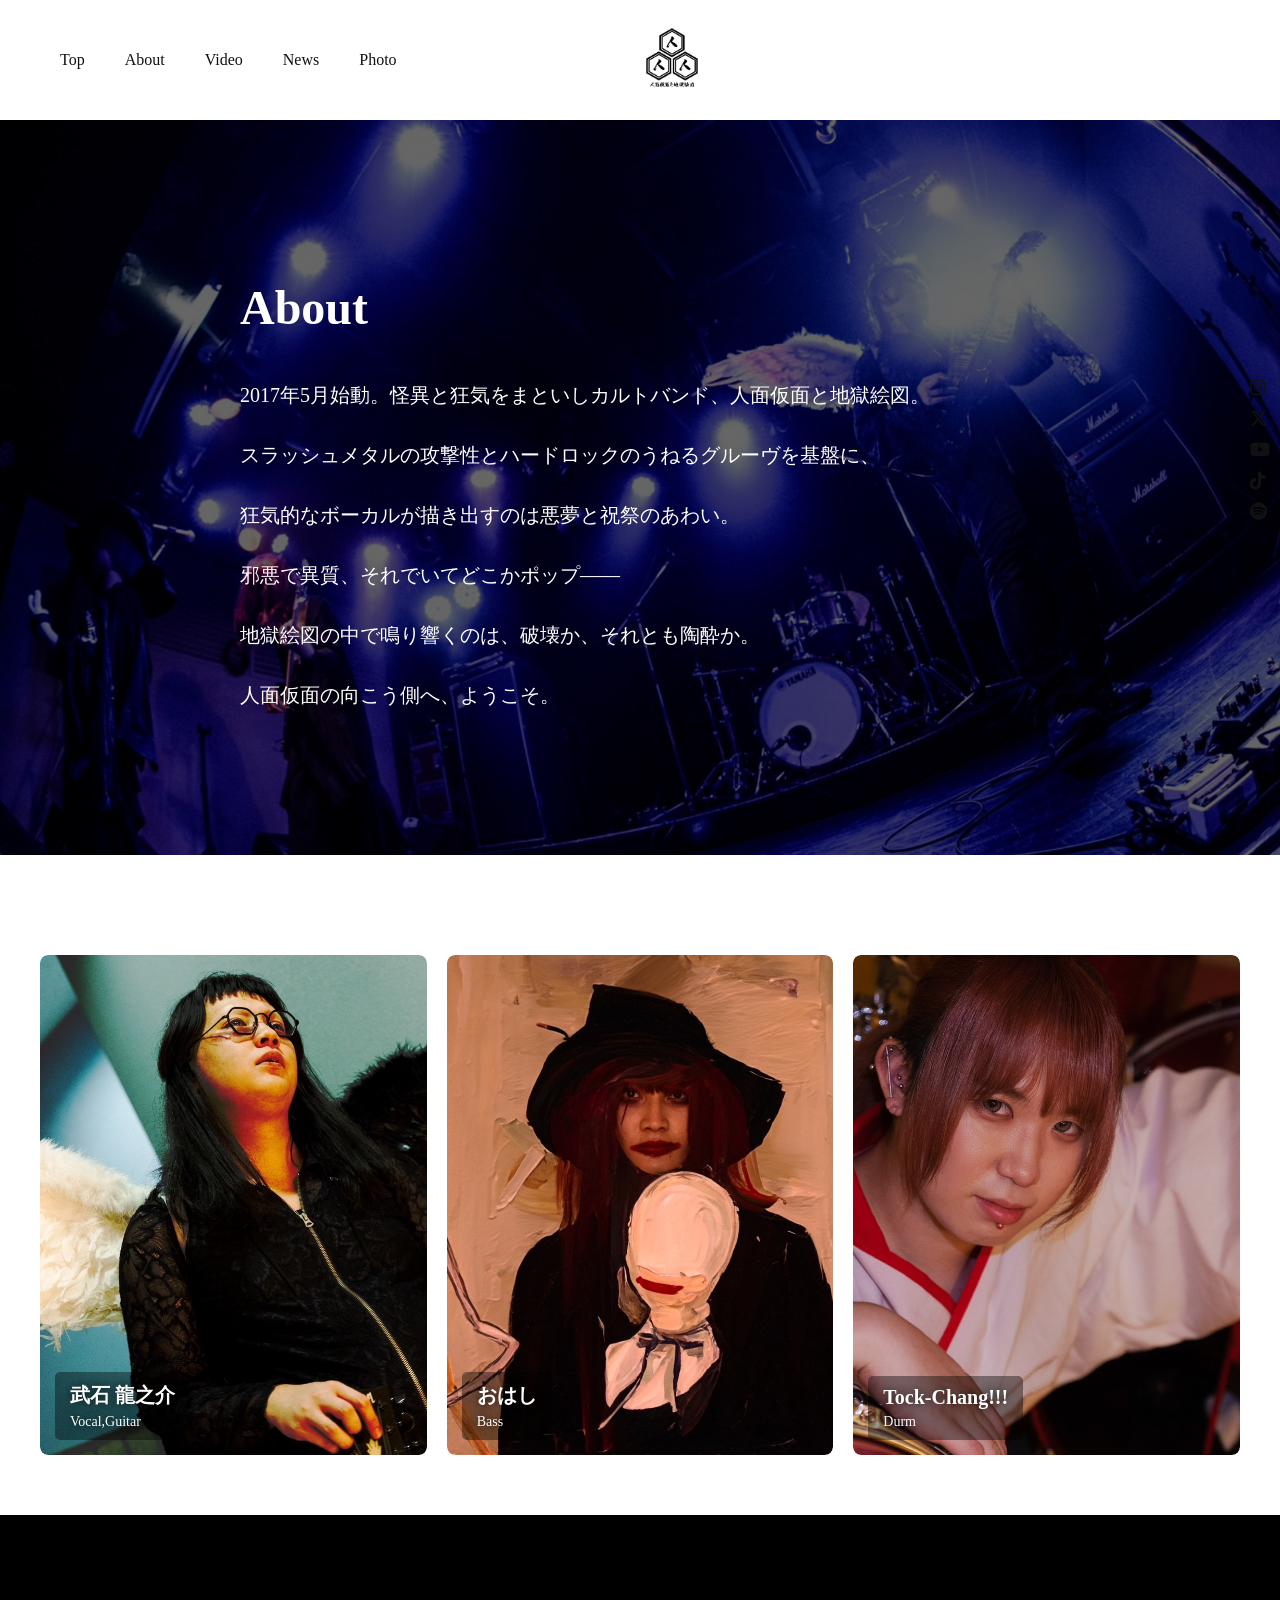
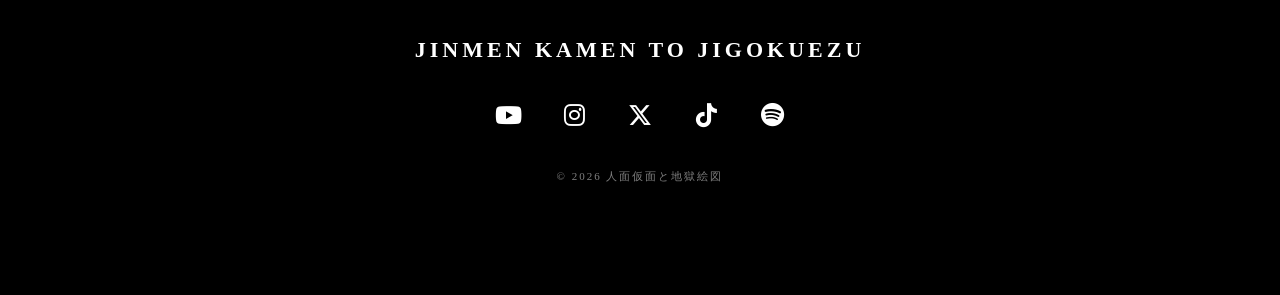
<file: about.html>
<!DOCTYPE html>
<html lang="ja">
<head>
<meta charset="UTF-8" />
<meta name="viewport" content="width=device-width, initial-scale=1" />
<title>人面仮面と地獄絵図 | Official Site</title>
<link rel="stylesheet" href="style.css" />
<style>
  /* About Hero */
  .about-hero {
    background-image: url("images/livetop.jpeg");
    background-size: cover;
    background-position: center;
    background-attachment: fixed;
    color: white;
    padding: 120px 20px;
    position: relative;
  }
  .about-hero::before {
    content: "";
    position: absolute;
    inset: 0;
    background: rgba(0,0,0,0.6);
    z-index: 0;
  }
  .about-text {
    position: relative;
    z-index: 1;
    max-width: 800px;
    margin: 0 auto;
  }
  .about-text h2 {
    font-size: 48px;
    margin-bottom: 40px;
  }
  .about-text p {
    font-size: 20px;
    line-height: 2;
  }

  /* フェードアップ */
  .fade-up {
    opacity: 0;
    transform: translateY(40px);
    transition: opacity 1s ease, transform 1s ease;
  }
  .fade-up.show {
    opacity: 1;
    transform: translateY(0);
  }

  /* メンバーグリッド */
  .members-grid {
    display: grid;
    grid-template-columns: repeat(3, 1fr);
    gap: 20px;
    max-width: 1200px;
    margin: 100px auto 60px;
    padding: 0 20px;
  }
  .member {
    position: relative;
    overflow: hidden;
    cursor: pointer;

    /* 初期は透明・左にずらす */
    opacity: 0;
    transform: translateX(-30px);
    transition: opacity 0.8s ease, transform 0.8s ease;
  }
  /* メンバーが表示されるとき */
  .member.show {
    opacity: 1;
    transform: translateX(0);
  }
  .member img {
    width: 100%;
    display: block;
    border-radius: 8px;
    transition: transform 0.3s ease;
  }
  .member:hover img {
    transform: scale(1.05);
  }
  .member-info {
    position: absolute;
    bottom: 15px;
    left: 15px;
    color: white;
    text-shadow: 0 0 10px rgba(0,0,0,0.8);
    background: rgba(0, 0, 0, 0.4);
    padding: 10px 15px;
    border-radius: 5px;
    max-width: 80%;
  }
  .member-info h3 {
    margin: 0 0 5px;
    font-size: 20px;
  }
  .member-info p {
    margin: 0;
    font-size: 14px;
  }

  /* レスポンシブ：1列 */
  @media (max-width: 768px) {
    .members-grid {
      grid-template-columns: 1fr;
    }
    .member {
      transform: translateX(0);
    }
  }
</style>
</head>
<link rel="stylesheet"
href="https://cdnjs.cloudflare.com/ajax/libs/font-awesome/6.5.0/css/all.min.css">
<body>

<header class="header">
  <nav class="nav-left">
    <a href="index.html#top">Top</a>
    <a href="about.html">About</a>
    <a href="index.html#video">Video</a>
    <a href="index.html#news">News</a>
    <a href="index.html#live">Photo</a>
  </nav>

  <div class="logo">
    <img src="images/logo.png" alt="Band Logo" />
  </div>

  <div class="nav-right">
    <a href="https://instagram.com/kitsunebi0459" target="_blank" rel="noopener noreferrer"><i class="fa-brands fa-instagram"></i></a>
    <a href="https://x.com/kitsunebi0459" target="_blank" rel="noopener noreferrer"><i class="fa-brands fa-x-twitter"></i></a>
    <a href="https://youtube.com/@kitsunebi0459" target="_blank" rel="noopener noreferrer"><i class="fa-brands fa-youtube"></i></a>
    <a href="https://tiktok.com/@kitsunebi0459" target="_blank" rel="noopener noreferrer"><i class="fa-brands fa-tiktok"></i></a>
    <a href="https://open.spotify.com/artist/0u10d8v9GBQeAnvhStRc6c" target="_blank" rel="noopener noreferrer"><i class="fa-brands fa-spotify"></i></a>
  </div>
  <div class="hamburger"><span></span><span></span><span></span></div>
</header>

<section class="about-hero fade-up">
  <div class="about-text">
    <h2>About</h2>
    <p>2017年5月始動。怪異と狂気をまといしカルトバンド、人面仮面と地獄絵図。</p>
    <p>スラッシュメタルの攻撃性とハードロックのうねるグルーヴを基盤に、</p>
    <p>狂気的なボーカルが描き出すのは悪夢と祝祭のあわい。</p>
    <p>邪悪で異質、それでいてどこかポップ——</p>
    <p>地獄絵図の中で鳴り響くのは、破壊か、それとも陶酔か。</p>
    <p>人面仮面の向こう側へ、ようこそ。</p>
  </div>
</section>

<section class="members-grid">
  <div class="member">
    <img src="images/ryutan.jpg" alt="Member 1" />
    <div class="member-info">
      <h3>武石 龍之介</h3>
      <p>Vocal,Guitar</p>
    </div>
  </div>

  <div class="member">
    <img src="images/ohashi.jpg" alt="Member 2" />
    <div class="member-info">
      <h3>おはし</h3>
      <p>Bass</p>
    </div>
  </div>

  <div class="member">
    <img src="images/tokuchan.jpg" alt="Member 3" />
    <div class="member-info">
      <h3>Tock-Chang!!!</h3>
      <p>Durm</p>
    </div>
  </div>
</section>

<script>
  // fade-upはそのまま
  const fadeElements = document.querySelectorAll(".fade-up");

  // メンバー要素も監視
  const memberElements = document.querySelectorAll(".member");

  function onScroll() {
    fadeElements.forEach(el => {
      const rect = el.getBoundingClientRect();
      if (rect.top < window.innerHeight - 100) {
        el.classList.add("show");
      }
    });
    memberElements.forEach(el => {
      const rect = el.getBoundingClientRect();
      if (rect.top < window.innerHeight - 100) {
        el.classList.add("show");
      }
    });
  }

  window.addEventListener("scroll", onScroll);
  // ページロード時も実行
  window.addEventListener("load", onScroll);
</script>
<footer class="footer">
  <div class="footer-inner">

    <h3 class="footer-logo">JINMEN KAMEN TO JIGOKUEZU</h3>

    <div class="footer-icons">

      <a href="https://youtube.com/@kitsunebi0459"
         target="_blank" rel="noopener noreferrer"
         aria-label="YouTube">
        <i class="fa-brands fa-youtube sns-icon"></i>
      </a>

      <a href="https://instagram.com/kitsunebi0459"
         target="_blank" rel="noopener noreferrer"
         aria-label="Instagram">
        <i class="fa-brands fa-instagram sns-icon"></i>
      </a>

      <a href="https://x.com/kitsunebi0459"
         target="_blank" rel="noopener noreferrer"
         aria-label="X">
        <i class="fa-brands fa-x-twitter sns-icon"></i>
      </a>

      <a href="https://tiktok.com/@kitsunebi0459"
         target="_blank" rel="noopener noreferrer"
         aria-label="TikTok">
        <i class="fa-brands fa-tiktok sns-icon"></i>
      </a>

      <a href="https://open.spotify.com/artist/0u10d8v9GBQeAnvhStRc6c"
         target="_blank" rel="noopener noreferrer"
         aria-label="Spotify">
        <i class="fa-brands fa-spotify sns-icon"></i>
      </a>

    </div>

<p class="copyright">
  © <span id="year"></span> 人面仮面と地獄絵図
</p>

<script>
document.getElementById("year").textContent =
  new Date().getFullYear();
</script>

  </div>
</footer>
<script>
let lastScroll = 0;
const header = document.querySelector(".header");

window.addEventListener("scroll", () => {
  const currentScroll = window.pageYOffset;

  /* 下スクロールで隠す */
  if (currentScroll > lastScroll && currentScroll > 100) {
    header.classList.add("hide");
  } else {
    header.classList.remove("hide");
  }

  /* 少しスクロールしたら影つける */
  if (currentScroll > 50) {
    header.classList.add("scrolled");
  } else {
    header.classList.remove("scrolled");
  }

  lastScroll = currentScroll;
});
</script>
	
<script>
const hamburger = document.querySelector(".hamburger");
const navLeft = document.querySelector(".nav-left");
const navLinks = document.querySelectorAll(".nav-left a");

hamburger.addEventListener("click", () => {
  hamburger.classList.toggle("open");
  navLeft.classList.toggle("active");
});

navLinks.forEach(link => {
  link.addEventListener("click", () => {
    hamburger.classList.remove("open");
    navLeft.classList.remove("active");
  });
});
</script>
	
</body>
</html>
</file>
<file: style.css>
/* =========================
   Base
========================= */

html {
  scroll-behavior: smooth;
}

body {
  padding-top: 120px;
  margin: 0;
  font-family: "Noto Serif JP", "Noto Serif", serif;
  background: #ffffff;
  color: #111;
}

/* =========================
   Header
========================= */

.header {
  position: fixed;
  top: 0;
  width: 100%;
  height: 120px;
  display: flex;
  align-items: center;
  justify-content: space-between;
  padding: 0 60px;
  background: #ffffff;
  z-index: 999;
  transition: transform 0.4s ease;
}

.header.hide {
  transform: translateY(-100%);
}

.header.scrolled {
  box-shadow: 0 4px 20px rgba(0,0,0,0.08);
}

.logo {
  position: absolute;
  left: 48%;
  transform: translateX(-50%);
}

.logo img {
  height: 70px;
  transition: 0.4s;
}

.nav-left {
  display: flex;
  gap: 40px;
}

.nav-left a {
  text-decoration: none;
  color: #111;
  transition: 0.3s;
}

.nav-left a:hover {
  color: #b30000;
}

/* SNSアイコン縦固定 */
.nav-right {
  display: flex;
  flex-direction: column;
  gap: 10px;
  position: fixed;
  right: 10px;
  top: 50%;
  transform: translateY(-50%);
  z-index: 1000;
}

.nav-right a {
  color: #111;
  font-size: 18px;
}

.sns-icon {
  font-size: 24px;
  transition: all 0.3s ease;
}

.footer-icons a:hover .sns-icon,
.header-icons a:hover .sns-icon {
  transform: translateY(-4px) scale(1.15);
  color: #b30000;
}

/* ハンバーガー */
.hamburger {
  display: none;
  flex-direction: column;
  justify-content: space-between;
  width: 28px;
  height: 20px;
  cursor: pointer;
  position: absolute;
  left: 20px; /* 左寄せ */
  z-index: 1001; /* SNSより前に表示 */
}

.hamburger span {
  display: block;
  height: 2px;
  background-color: #111;
  border-radius: 2px;
  transition: 0.3s;
}

.hamburger.open span:nth-child(1) {
  transform: rotate(45deg) translateY(8px);
}

.hamburger.open span:nth-child(2) {
  opacity: 0;
}

.hamburger.open span:nth-child(3) {
  transform: rotate(-45deg) translateY(-8px);
}

/* =========================
   Hero
========================= */

.hero img {
  width: 100%;
  height: 100vh;
  object-fit: cover;
  margin-bottom: 140px;
}
.hero {
  position: relative;
  width: 100%;
  height: 100vh;
  overflow: hidden;
}

.hero-video {
  position: absolute;
  top: 0;
  left: 0;
  width: 100%;
  height: 100%;
  object-fit: cover;
  z-index: 0;
}

.hero-slider {
  position: absolute;
  top: 0;
  left: 0;
  width: 100%;
  height: 100%;
  z-index: 1;
}

.hero-slider .slide {
  position: absolute;
  width: 100%;
  height: 100%;
  object-fit: cover;
  opacity: 0;
  transition: opacity 1s ease-in-out;
}

.hero-slider .slide.active {
  opacity: 1;
}

/* テキストオーバーレイ */
.hero-text {
  position: absolute;
  top: 50%;
  left: 50%;
  transform: translate(-50%, -50%);
  text-align: center;
  color: white;
  z-index: 2;
  text-shadow: 0 0 15px rgba(0,0,0,0.7);
}

.hero-text h1 {
  font-size: 4rem;
  margin-bottom: 20px;
  line-height: 1.2;
}

.hero-btn {
  display: inline-block;
  background-color: #b30000;
  color: white;
  padding: 12px 30px;
  text-decoration: none;
  font-size: 1.2rem;
  border-radius: 5px;
  transition: 0.3s;
}

.hero-btn:hover {
  opacity: 0.8;
}
/* =========================
   Section
========================= */

.section {
  padding: 140px 12%;
  text-align: center;
}

#about .about-text {
  text-align: left;
}

/* =========================
   About
========================= */

#about {
  background-image: url("images/about-bg.jpeg");
  background-size: cover;
  background-position: center;
  background-attachment: fixed;
  color: white;
  position: relative;
}

#about::before {
  content: "";
  position: absolute;
  inset: 0;
  background: rgba(0, 0, 0, 0.6);
}

.about-text {
  position: relative;
  z-index: 2;
}

/* =========================
   Video
========================= */

.video-wrapper {
  position: relative;
  width: 100%;
  padding-bottom: 56.25%; /* 16:9 のアスペクト比 */
  height: 0;
  margin: 0 auto;
}

.video-wrapper iframe {
  position: absolute;
  top: 0;
  left: 0;
  width: 100%;
  height: 100%;
}

/* =========================
   Live Schedule
========================= */

.live-schedule {
  text-align: center;
}

.schedule-list {
  max-width: 600px;
  margin: 40px auto 0;
}

.schedule-item {
  display: flex;
  justify-content: space-between;
  border-bottom: 1px solid #ddd;
  padding: 18px 0;
  font-size: 18px;
}

.schedule-date {
  font-weight: 600;
}

.schedule-place {
  opacity: 0.8;
}

/* スマホ */

@media (max-width:768px){

.schedule-item{
  flex-direction: column;
  gap:5px;
  text-align:center;
}

}

/* =========================
   Live Gallery
========================= */

#live {
  padding-left: 0;
  padding-right: 0;
}

.live-gallery {
  overflow: hidden;
  width: 100%;
  position: relative;
}

.live-track {
  display: flex;
  gap: 30px;
  animation: scroll 90s linear infinite;
}

.live-track img {
  width: 420px;
  border-radius: 5px;
  flex-shrink: 0;
  transition: 0.3s;
}

.live-track img:hover {
  transform: scale(1.05);
}

@keyframes scroll {
  from { transform: translateX(0); }
  to { transform: translateX(-50%); }
}

/* 矢印ボタン */
.arrow {
  display: none;
}

@media (max-width: 768px) {
  .arrow {
    display: flex;
    position: absolute;
    top: 50%;
    transform: translateY(-50%);
    width: 44px;
    height: 44px;
    border-radius: 50%;
    background: rgba(0,0,0,0.4);
    color: white;
    font-size: 28px;
    align-items: center;
    justify-content: center;
    pointer-events: none;
    backdrop-filter: blur(4px);
  }
  .arrow.left { left: 12px; }
  .arrow.right { right: 12px; }
}

/* =========================
   Music Section
========================= */

.music-section {
  text-align: left;
}

.music-container {
  display: flex;
  align-items: center;
  gap: 200px;
}

.music-art img {
  width: 100%;
  max-width: 650px;
  display: block;
}

.music-info {
  display: flex;
  flex-direction: column;
  gap: 24px;
}

.music-label {
  font-size: 20px;
  letter-spacing: 4px;
}

.music-title {
  font-size: 45px;
  letter-spacing: 10px;
  font-weight: 500;
}

.music-link {
  font-size: 15px;
  letter-spacing: 3px;
  text-decoration: none;
  color: #111;
  transition: 0.3s;
}

.music-link:hover { opacity: 0.5; }

/* =========================
   Footer
========================= */

.footer {
  background: #000;
  color: #fff;
  padding: 100px 20px;
  text-align: center;
}

.footer-logo {
  font-size: 22px;
  letter-spacing: 4px;
  margin-bottom: 40px;
}

.footer-icons {
  display: flex;
  justify-content: center;
  gap: 40px;
  margin-bottom: 40px;
}

.sns-icon {
  width: 26px;
  height: 26px;
  color: #fff;
  transition: 0.3s ease;
}

.sns-icon:hover {
  opacity: 0.6;
}

.copyright {
  font-size: 11px;
  letter-spacing: 2px;
  opacity: 0.5;
}

/* =========================
   Responsive
========================= */

@media (max-width: 768px) {

  /* ヘッダー調整 */
  .header {
    flex-direction: column;
    height: auto;
    padding: 15px 20px;
  }

  .logo {
    position: static;
    transform: none;
    margin: 10px 0;
  }

  .nav-left {
    position: fixed;
    top: 0;
    left: -100%;
    width: 70%;
    height: 100vh;
    background: white;
    flex-direction: column;
    justify-content: center;
    align-items: center;
    gap: 40px;
    transition: 0.4s;
    z-index: 999;
  }

  .nav-left.active { left: 0; }

  .nav-left a { font-size: 1.2rem; }

  /* SNSアイコンは縦に固定済み */

  /* メインコンテンツ調整 */
  .section { padding: 80px 8%; }
  .music-container { flex-direction: column; gap: 40px; }
  .music-art img { width: 90%; }
  .music-title { font-size: 42px; }
  .music-section { text-align: center; }
  .music-info { align-items: center; }

  .live-track { animation: none; overflow-x: auto; scroll-snap-type: x mandatory; -webkit-overflow-scrolling: touch; }
  .live-track img { scroll-snap-align: center; width: 80%; }

  .live-track img { width: 280px; }

  .hamburger { display: flex; }

  .arrow { display: flex; }
}
/* =========================
   Members Section
========================= */

.members {
  padding: 100px 20px;
}

.members-grid {
  display: grid;
  gap: 30px;
  max-width: 1400px; /* 全体の幅を広くして写真を大きく */
  margin: 0 auto;
  padding: 40px 20px;
}

.member {
  position: relative;
  overflow: hidden;
  cursor: pointer;
  height: 500px; /* 写真の高さを指定 */
  border-radius: 8px; /* optional: 少し丸める */
}

.member img {
  width: 100%;
  height: 100%;
  object-fit: cover; /* 写真比率を維持して枠いっぱいに */
  display: block;
  transition: transform 0.3s ease;
}

.member:hover img {
  transform: scale(1.05);
}

/* 文字部分：背景を透明に */
.member-info {
  position: absolute;
  bottom: 15px;
  left: 15px;
  color: white;
  text-shadow: 0 0 10px rgba(0,0,0,0.8);
  background: transparent; /* 背景を透明に変更 */
  padding: 0; /* 必要に応じて調整 */
}

.member-info h3 {
  margin: 0 0 5px 0;
  font-size: 22px; /* 少し大きめ */
  font-weight: 600;
}

.member-info p {
  margin: 0;
  font-size: 16px;
}

/* =========================
   Responsive for Mobile
========================= */
@media (max-width: 768px) {
  .members-grid {
    gap: 20px;
  }

  .member {
    height: 350px; /* スマホ向けに縮小 */
  }

  .member-info h3 {
    font-size: 20px;
  }

  .member-info p {
    font-size: 14px;
  }
}
@media (max-width:768px){

body{
padding-top:80px;
}

}
@media (max-width:768px){

.hero-slider{
height:75vh;
}

}
.live-track{
scrollbar-width:none;
}

.live-track::-webkit-scrollbar{
display:none;
}
.nav-left.active{
left:0;
box-shadow:0 0 0 100vw rgba(0,0,0,0.4);
}
@media (max-width:768px){

.nav-right a{
font-size:22px;
}

}
@media (max-width:768px){

.about-text h2{
font-size:34px;
}

.about-text p{
font-size:16px;
line-height:1.8;
}

}
@media (max-width:768px){

.about-hero{
background-attachment:scroll;
}

}
@media (max-width:768px){

body{
padding-top:80px;
}

}
/* スクロールフェード */

.fade-up{
opacity:0;
transform:translateY(40px);
transition:opacity 1s ease, transform 1s ease;
}

.fade-up.show{
opacity:1;
transform:translateY(0);
}
/* loading screen */

#loading{
position:fixed;
width:100%;
height:100%;
background:black;
display:flex;
align-items:center;
justify-content:center;
z-index:2000;
transition:opacity 1s ease;
}

.loader-text{
color:white;
font-size:22px;
letter-spacing:6px;
}
</file>
